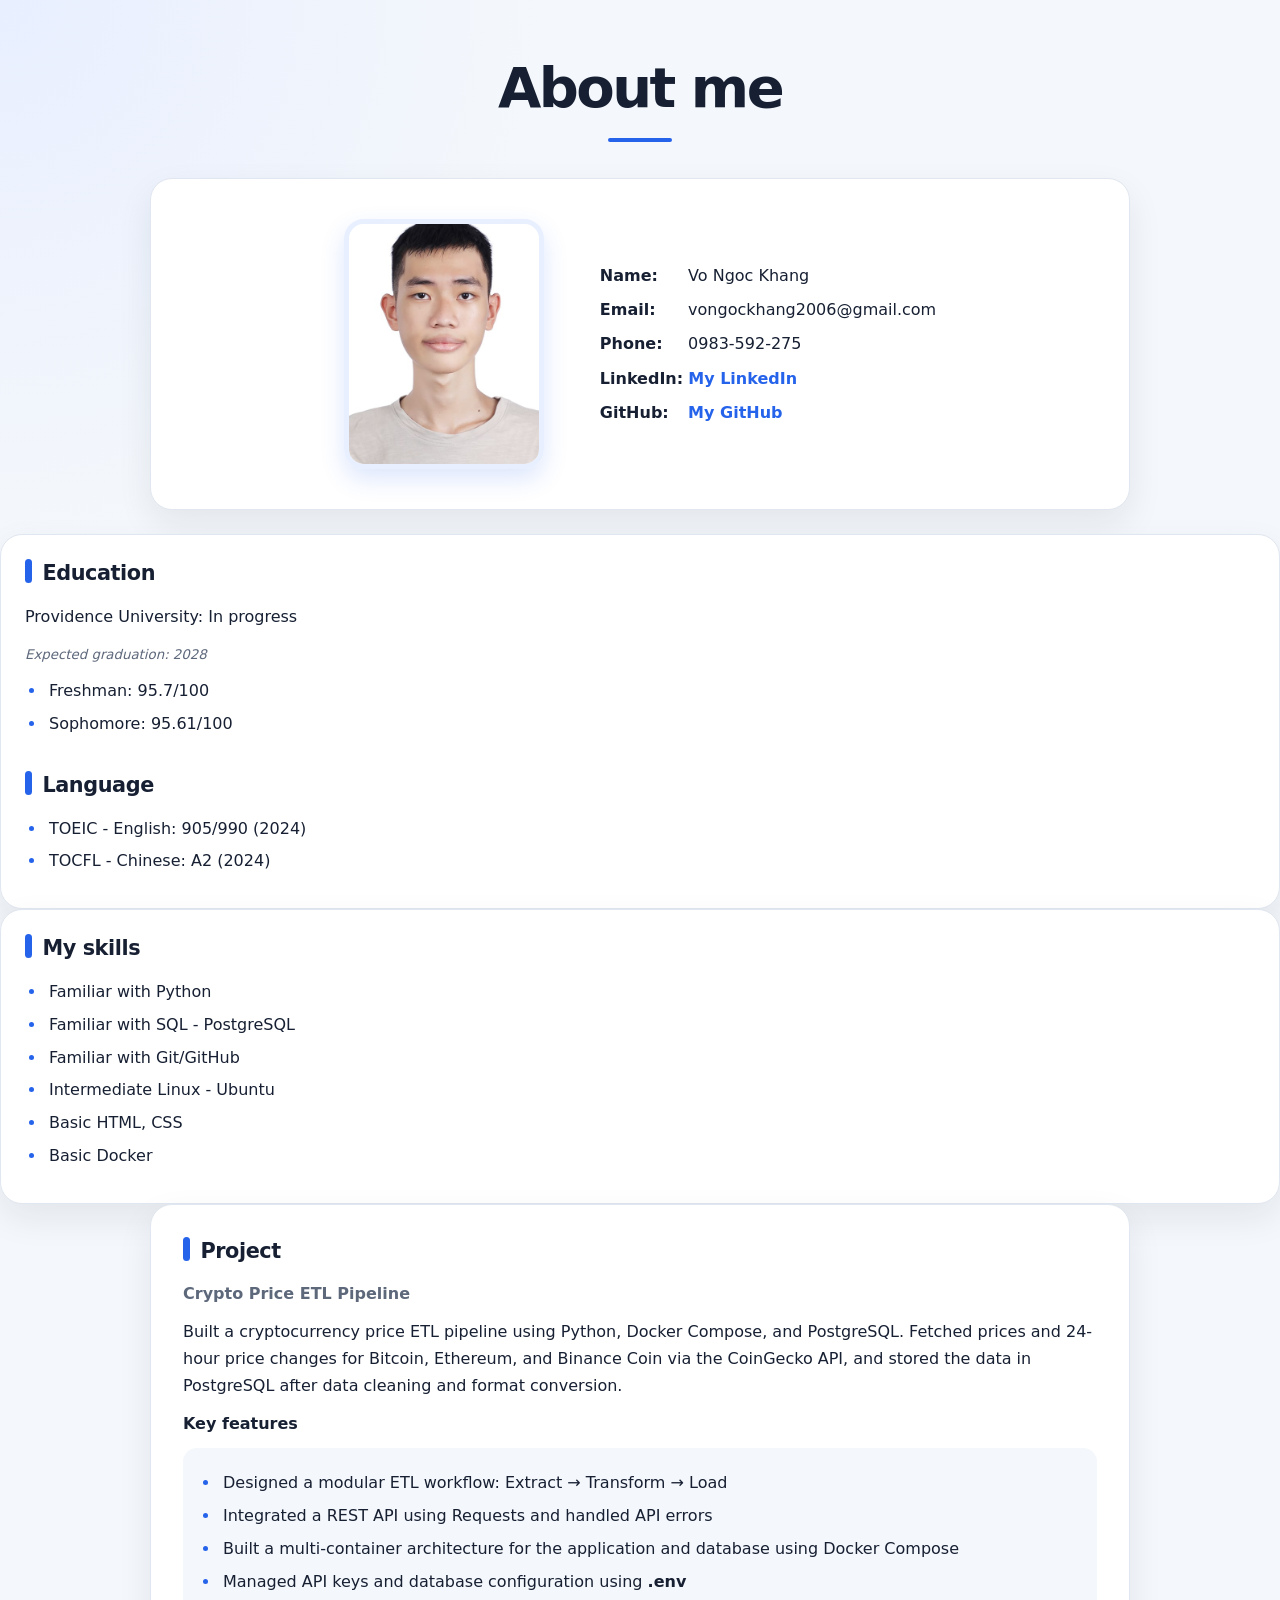
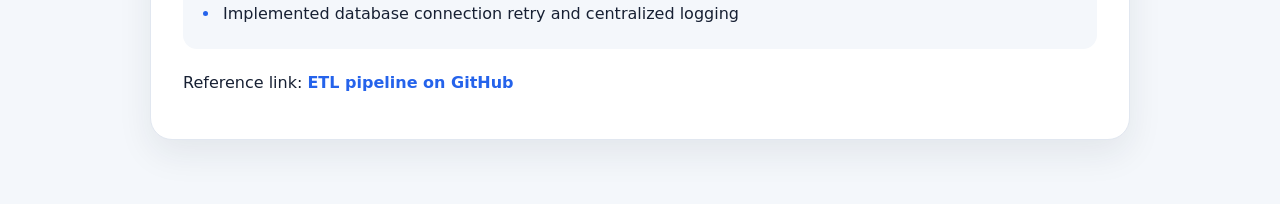
<file: index.html>
<!DOCTYPE html>
<html lang="en" title="Khang's portfolio">
<head>
    <meta charset="UTF-8">
    <meta name="viewport" content="width=device-width, initial-scale=1.0">
    <meta name="description" content="Vo Ngoc Khang's portfolio, skills, education, and projects.">
    <title>Khang's Portfolio</title>
    <link rel="stylesheet" href="./index.css">

</head>
<body>
    <header class="title">
        <h1>About me</h1>
    </header>
    <main>
        <section class="introduction" aria-label="Introduction">
            <div class="container">
                <img class="my_image" src="./Photo.jpg" alt="Portrait of Vo Ngoc Khang" width="200" height="275">
                <div class="brief_introduction">
                    <p><strong>Name:</strong> Vo Ngoc Khang</p>
                    <p><strong>Email:</strong> vongockhang2006@gmail.com</p>
                    <p><strong>Phone:</strong> 0983-592-275</p>
                    <p><strong>LinkedIn:</strong> <a href="https://www.linkedin.com/in/khangvo06022006" target="_blank" rel="noopener noreferrer">My LinkedIn</a></p>
                    <p><strong>GitHub:</strong> <a href="https://github.com/vongockhang06" target="_blank" rel="noopener noreferrer">My GitHub</a></p>
                </div>
            </div>
        </section>
        <div class="container">
            <div class="edu_and_language">
                <section class="Education">
                    <h3>Education</h3>
                    <p>Providence University: In progress</p>
                    <small><em>Expected graduation: 2028</em></small>
                    <ul>
                        <li>Freshman: 95.7/100</li>
                        <li>Sophomore: 95.61/100</li>
                    </ul>
                </section>
                <section class="Language">
                    <h3>Language</h3>
                    <ul>
                        <li>TOEIC - English: 905/990 (2024)</li>
                        <li>TOCFL - Chinese: A2 (2024)</li>
                    </ul>
                </section>
            </div>
            <section class="Skills">
                <h3>My skills</h3>
                <ul>
                    <li>Familiar with Python</li>
                    <li>Familiar with SQL - PostgreSQL</li>
                    <li>Familiar with Git/GitHub</li>
                    <li>Intermediate Linux - Ubuntu</li>
                    <li>Basic HTML, CSS</li>
                    <li>Basic Docker</li>
                </ul>
            </section>
        </div>
        <section class="Project">
            <h3>Project</h3>
            <p><strong>Crypto Price ETL Pipeline</strong></p>
            <p>Built a cryptocurrency price ETL pipeline using Python, Docker Compose, and PostgreSQL. Fetched prices and 24-hour price changes for Bitcoin, Ethereum, and Binance Coin via the CoinGecko API, and stored the data in PostgreSQL after data cleaning and format conversion.</p>
            <p><strong>Key features</strong></p>
            <ul>
                <li>Designed a modular ETL workflow: Extract → Transform → Load</li>
                <li>Integrated a REST API using Requests and handled API errors</li>
                <li>Built a multi-container architecture for the application and database using Docker Compose</li>
                <li>Managed API keys and database configuration using <strong>.env</strong></li>
                <li>Implemented database connection retry and centralized logging</li>
            </ul>
            <p>Reference link: <a href="https://github.com/vongockhang06/docker_practice/tree/master/small_proj" target="_blank" rel="noopener noreferrer">ETL pipeline on GitHub</a></p>
        </section>
    </main>
</body>
</html>
</file>
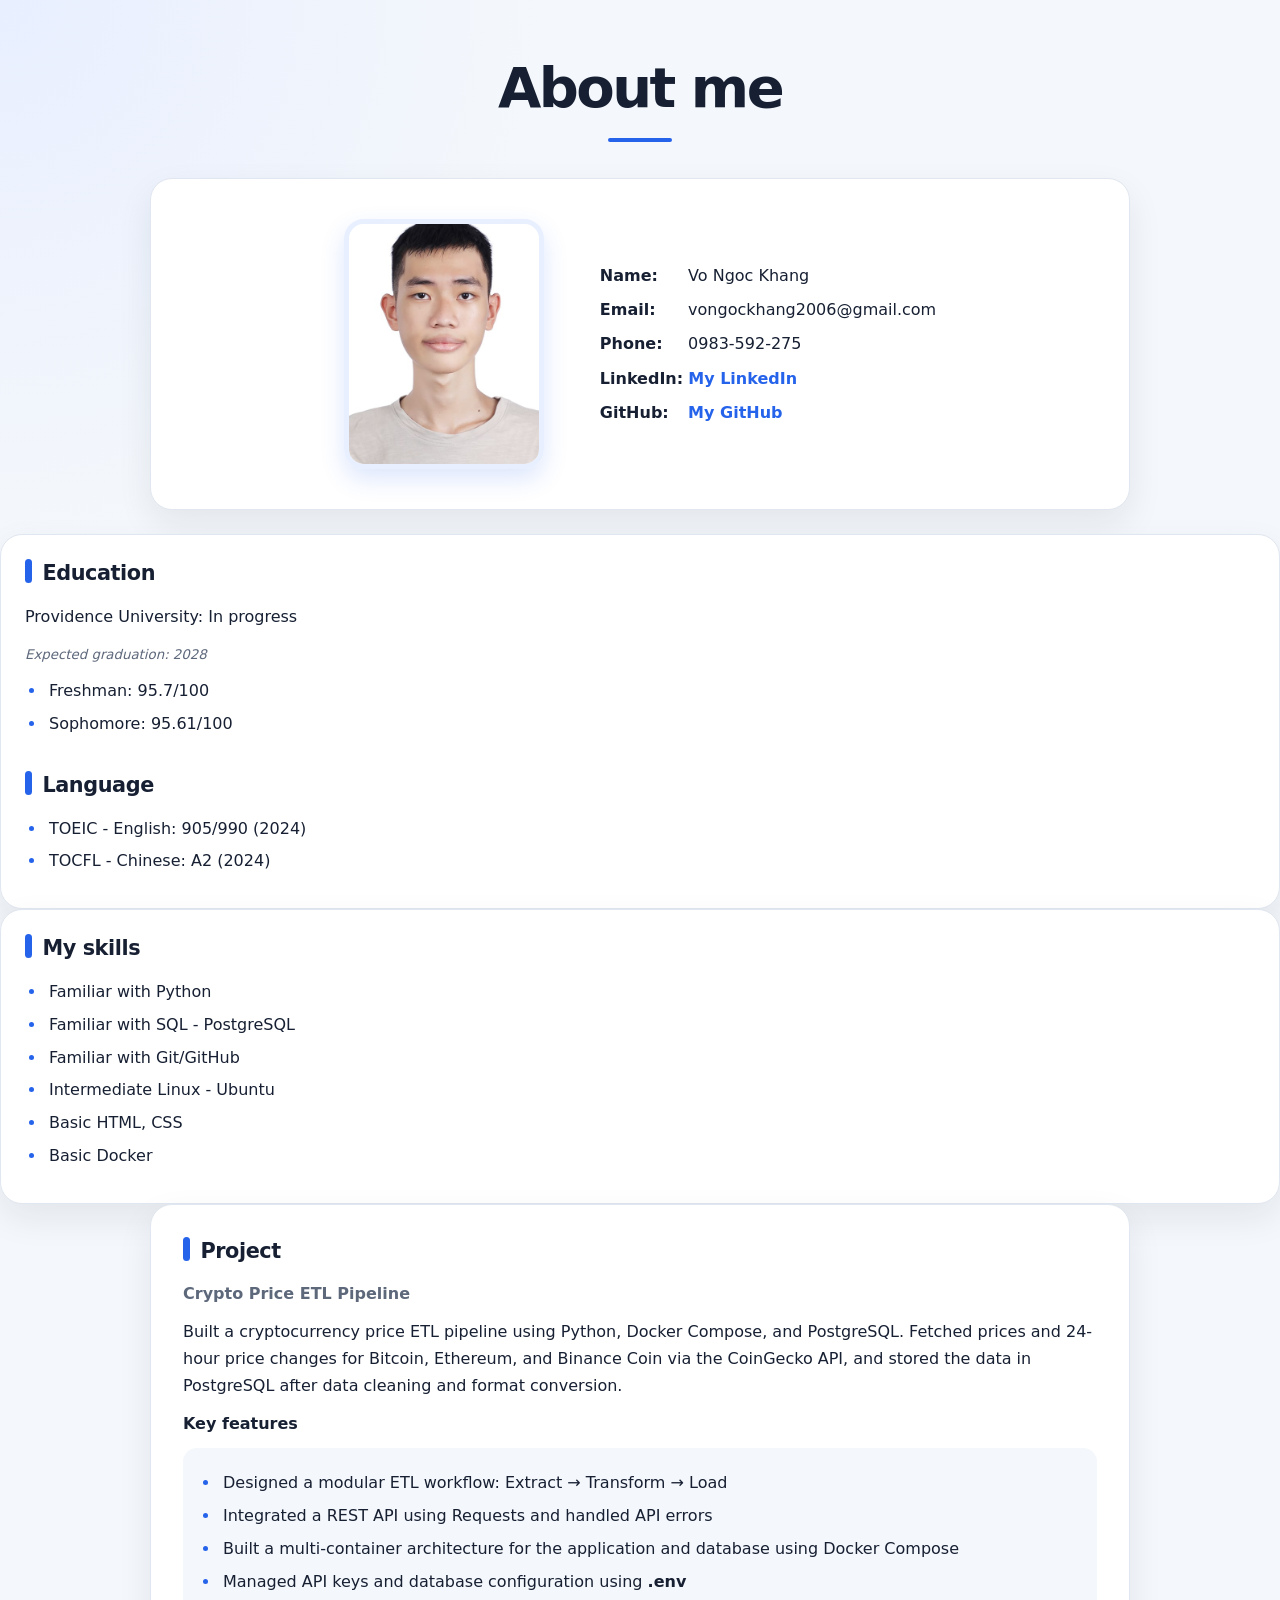
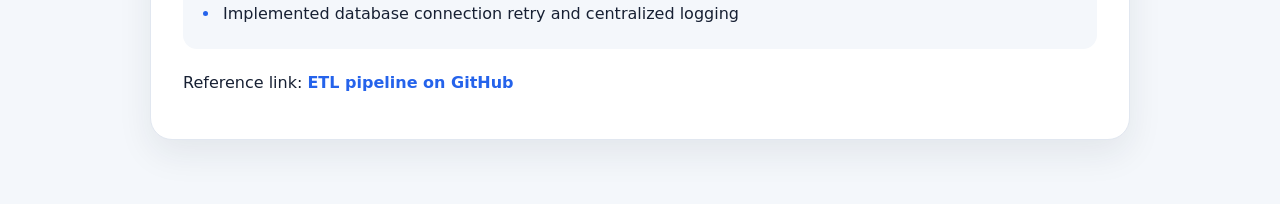
<file: html/portfolio.html>
<!DOCTYPE html>
<html lang="en" title="Khang's portfolio">
<head>
    <meta charset="UTF-8">
    <meta name="viewport" content="width=device-width, initial-scale=1.0">
    <meta name="description" content="Vo Ngoc Khang's portfolio, skills, education, and projects.">
    <title>Khang's Portfolio</title>
    <link rel="stylesheet" href="../css/portfolio.css">
</head>
<body>
    <header class="title">
        <h1>About me</h1>
    </header>
    <main>
        <section class="introduction" aria-label="Introduction">
            <div class="container">
                <img class="my_image" src="../Photo.jpg" alt="Portrait of Vo Ngoc Khang" width="200" height="275">
                <div class="brief_introduction">
                    <p><strong>Name:</strong> Vo Ngoc Khang</p>
                    <p><strong>Email:</strong> vongockhang2006@gmail.com</p>
                    <p><strong>Phone:</strong> 0983-592-275</p>
                    <p><strong>LinkedIn:</strong> <a href="https://www.linkedin.com/in/khangvo06022006" target="_blank" rel="noopener noreferrer">My LinkedIn</a></p>
                    <p><strong>GitHub:</strong> <a href="https://github.com/vongockhang06" target="_blank" rel="noopener noreferrer">My GitHub</a></p>
                </div>
            </div>
        </section>
        <div class="container">
            <div class="edu_and_language">
                <section class="Education">
                    <h3>Education</h3>
                    <p>Providence University: In progress</p>
                    <small><em>Expected graduation: 2028</em></small>
                    <ul>
                        <li>Freshman: 95.7/100</li>
                        <li>Sophomore: 95.61/100</li>
                    </ul>
                </section>
                <section class="Language">
                    <h3>Language</h3>
                    <ul>
                        <li>TOEIC - English: 905/990 (2024)</li>
                        <li>TOCFL - Chinese: A2 (2024)</li>
                    </ul>
                </section>
            </div>
            <section class="Skills">
                <h3>My skills</h3>
                <ul>
                    <li>Familiar with Python</li>
                    <li>Familiar with SQL - PostgreSQL</li>
                    <li>Familiar with Git/GitHub</li>
                    <li>Intermediate Linux - Ubuntu</li>
                    <li>Basic HTML, CSS</li>
                    <li>Basic Docker</li>
                </ul>
            </section>
        </div>
        <section class="Project">
            <h3>Project</h3>
            <p><strong>Crypto Price ETL Pipeline</strong></p>
            <p>Built a cryptocurrency price ETL pipeline using Python, Docker Compose, and PostgreSQL. Fetched prices and 24-hour price changes for Bitcoin, Ethereum, and Binance Coin via the CoinGecko API, and stored the data in PostgreSQL after data cleaning and format conversion.</p>
            <p><strong>Key features</strong></p>
            <ul>
                <li>Designed a modular ETL workflow: Extract → Transform → Load</li>
                <li>Integrated a REST API using Requests and handled API errors</li>
                <li>Built a multi-container architecture for the application and database using Docker Compose</li>
                <li>Managed API keys and database configuration using <strong>.env</strong></li>
                <li>Implemented database connection retry and centralized logging</li>
            </ul>
            <p>Reference link: <a href="https://github.com/vongockhang06/docker_practice/tree/master/small_proj" target="_blank" rel="noopener noreferrer">ETL pipeline on GitHub</a></p>
        </section>
    </main>
</body>
</html>
</file>
<file: index.css>
/* Portfolio styles */
:root {
  color-scheme: light;
  --bg: #f4f7fb;
  --surface: #ffffff;
  --text: #172033;
  --muted: #5d687b;
  --accent: #2563eb;
  --accent-soft: #e8efff;
  --border: #e1e7f0;
  --shadow: 0 14px 35px rgba(23, 32, 51, .08);
}
html { scroll-behavior: smooth; scroll-padding-top: 1.5rem; }
* { box-sizing: border-box; }
body {
  margin: 0;
  background: radial-gradient(circle at top left, #e8efff 0, transparent 34rem), var(--bg);
  color: var(--text);
  font-family: Inter, ui-sans-serif, system-ui, -apple-system, "Segoe UI", sans-serif;
  font-size: 16px;
  line-height: 1.7;
}
a { color: var(--accent); text-decoration: none; font-weight: 600; }
a:hover { text-decoration: underline; }
a:focus-visible { outline: 3px solid #93b4ff; outline-offset: 3px; }
header.title {
  padding: 3.5rem 1.25rem 2.25rem;
  text-align: center;
}
header.title h1 {
  margin: 0;
  font-size: clamp(2.25rem, 5vw, 3.5rem);
  line-height: 1.15;
  letter-spacing: -.045em;
  font-weight: 800;
}
header.title h1::after {
  content: "";
  display: block;
  width: 4rem;
  height: 4px;
  margin: 1.1rem auto 0;
  border-radius: 99px;
  background: var(--accent);
}
.introduction, body > .container, .Project {
  width: min(100% - 2rem, 980px);
  margin: 0 auto 1.5rem;
}
.introduction, .edu_and_language, .Skills, .Project {
  background: var(--surface);
  border: 1px solid var(--border);
  border-radius: 22px;
  box-shadow: var(--shadow);
}
.introduction { padding: clamp(1.25rem, 4vw, 2.5rem); }
.introduction .container {
  display: flex;
  align-items: center;
  justify-content: center;
  gap: clamp(1.5rem, 5vw, 3.5rem);
}
.my_image {
  display: block;
  width: 200px;
  height: 250px;
  object-fit: cover;
  object-position: center;
  border-radius: 20px;
  border: 5px solid var(--accent-soft);
  box-shadow: 0 10px 25px rgba(37, 99, 235, .16);
}
.brief_introduction p { margin: .45rem 0; overflow-wrap: anywhere; }
.brief_introduction strong { display: inline-block; min-width: 5.2rem; }
body > .container {
  display: grid;
  grid-template-columns: 1fr 1fr;
  gap: 1.5rem;
  align-items: stretch;
}
.edu_and_language { padding: 1.5rem; display: grid; gap: 1.5rem; }
.Education, .Language { min-width: 0; }
.Skills { padding: 1.5rem; }
.Project { padding: clamp(1.25rem, 4vw, 2rem); margin-bottom: 4rem; }
h3 {
  margin: 0 0 1rem;
  font-size: 1.3rem;
  line-height: 1.3;
  letter-spacing: -.02em;
}
h3::before {
  content: "";
  display: inline-block;
  width: 7px;
  height: 1.15em;
  margin-right: .65rem;
  vertical-align: -.15em;
  border-radius: 5px;
  background: var(--accent);
}
p { margin: .65rem 0; }
ul { padding-left: 1.3rem; margin: .6rem 0; }
li { padding-left: .2rem; margin: .35rem 0; }
li::marker { color: var(--accent); }
.Project > p:first-of-type { color: var(--muted); }
.Project ul { padding: 1rem 1.25rem 1rem 2.3rem; background: var(--bg); border-radius: 14px; }
.Project > p:last-child { margin-top: 1.25rem; }
small { color: var(--muted); }
@media (max-width: 680px) {
  header.title { padding-top: 2.5rem; }
  body > .container { grid-template-columns: 1fr; }
  .introduction .container { flex-direction: column; text-align: center; }
  .brief_introduction { width: 100%; }
  .brief_introduction strong { min-width: 0; }
  .my_image { width: 170px; height: 210px; }
  }
</file>
<file: css/portfolio.css>
/* Portfolio styles */
:root {
  color-scheme: light;
  --bg: #f4f7fb;
  --surface: #ffffff;
  --text: #172033;
  --muted: #5d687b;
  --accent: #2563eb;
  --accent-soft: #e8efff;
  --border: #e1e7f0;
  --shadow: 0 14px 35px rgba(23, 32, 51, .08);
}
html { scroll-behavior: smooth; scroll-padding-top: 1.5rem; }
* { box-sizing: border-box; }
body {
  margin: 0;
  background: radial-gradient(circle at top left, #e8efff 0, transparent 34rem), var(--bg);
  color: var(--text);
  font-family: Inter, ui-sans-serif, system-ui, -apple-system, "Segoe UI", sans-serif;
  font-size: 16px;
  line-height: 1.7;
}
a { color: var(--accent); text-decoration: none; font-weight: 600; }
a:hover { text-decoration: underline; }
a:focus-visible { outline: 3px solid #93b4ff; outline-offset: 3px; }
header.title {
  padding: 3.5rem 1.25rem 2.25rem;
  text-align: center;
}
header.title h1 {
  margin: 0;
  font-size: clamp(2.25rem, 5vw, 3.5rem);
  line-height: 1.15;
  letter-spacing: -.045em;
  font-weight: 800;
}
header.title h1::after {
  content: "";
  display: block;
  width: 4rem;
  height: 4px;
  margin: 1.1rem auto 0;
  border-radius: 99px;
  background: var(--accent);
}
.introduction, body > .container, .Project {
  width: min(100% - 2rem, 980px);
  margin: 0 auto 1.5rem;
}
.introduction, .edu_and_language, .Skills, .Project {
  background: var(--surface);
  border: 1px solid var(--border);
  border-radius: 22px;
  box-shadow: var(--shadow);
}
.introduction { padding: clamp(1.25rem, 4vw, 2.5rem); }
.introduction .container {
  display: flex;
  align-items: center;
  justify-content: center;
  gap: clamp(1.5rem, 5vw, 3.5rem);
}
.my_image {
  display: block;
  width: 200px;
  height: 250px;
  object-fit: cover;
  object-position: center;
  border-radius: 20px;
  border: 5px solid var(--accent-soft);
  box-shadow: 0 10px 25px rgba(37, 99, 235, .16);
}
.brief_introduction p { margin: .45rem 0; overflow-wrap: anywhere; }
.brief_introduction strong { display: inline-block; min-width: 5.2rem; }
body > .container {
  display: grid;
  grid-template-columns: 1fr 1fr;
  gap: 1.5rem;
  align-items: stretch;
}
.edu_and_language { padding: 1.5rem; display: grid; gap: 1.5rem; }
.Education, .Language { min-width: 0; }
.Skills { padding: 1.5rem; }
.Project { padding: clamp(1.25rem, 4vw, 2rem); margin-bottom: 4rem; }
h3 {
  margin: 0 0 1rem;
  font-size: 1.3rem;
  line-height: 1.3;
  letter-spacing: -.02em;
}
h3::before {
  content: "";
  display: inline-block;
  width: 7px;
  height: 1.15em;
  margin-right: .65rem;
  vertical-align: -.15em;
  border-radius: 5px;
  background: var(--accent);
}
p { margin: .65rem 0; }
ul { padding-left: 1.3rem; margin: .6rem 0; }
li { padding-left: .2rem; margin: .35rem 0; }
li::marker { color: var(--accent); }
.Project > p:first-of-type { color: var(--muted); }
.Project ul { padding: 1rem 1.25rem 1rem 2.3rem; background: var(--bg); border-radius: 14px; }
.Project > p:last-child { margin-top: 1.25rem; }
small { color: var(--muted); }
@media (max-width: 680px) {
  header.title { padding-top: 2.5rem; }
  body > .container { grid-template-columns: 1fr; }
  .introduction .container { flex-direction: column; text-align: center; }
  .brief_introduction { width: 100%; }
  .brief_introduction strong { min-width: 0; }
  .my_image { width: 170px; height: 210px; }
  }
</file>
